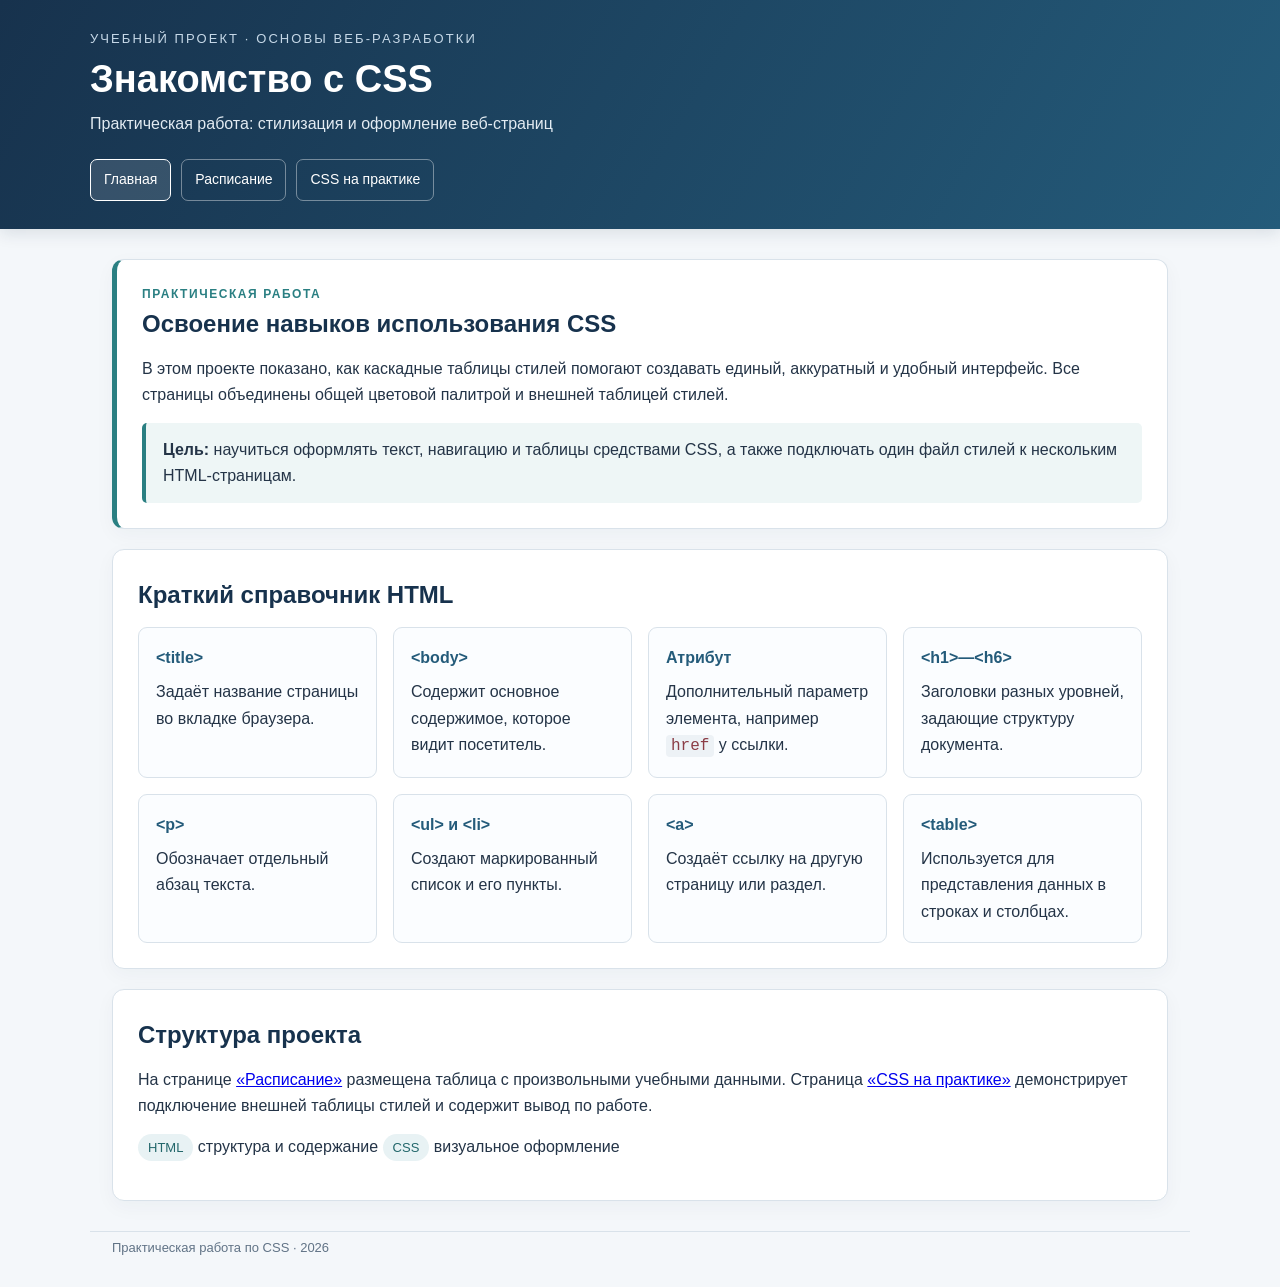
<file: index.html>
<!doctype html>
<html lang="ru">
<head>
  <meta charset="utf-8">
  <meta name="viewport" content="width=device-width, initial-scale=1">
  <title>Практическая работа по CSS — Алексеева Анна</title>
  <link rel="stylesheet" href="style.css">
</head>
<body>
  <header>
    <div class="brand">Учебный проект · Основы веб-разработки</div>
    <h1>Знакомство с CSS</h1>
    <p>Практическая работа: стилизация и оформление веб-страниц</p>
    <nav class="nav" aria-label="Основная навигация">
      <a class="active" aria-current="page" href="index.html">Главная</a>
      <a href="index01.html">Расписание</a>
      <a href="index02.html">CSS на практике</a>
    </nav>
  </header>

  <main>
    <section class="hero">
      <div class="eyebrow">Практическая работа</div>
      <h2>Освоение навыков использования CSS</h2>
      <p>В этом проекте показано, как каскадные таблицы стилей помогают создавать единый, аккуратный и удобный интерфейс. Все страницы объединены общей цветовой палитрой и внешней таблицей стилей.</p>
      <div class="note"><b>Цель:</b> научиться оформлять текст, навигацию и таблицы средствами CSS, а также подключать один файл стилей к нескольким HTML-страницам.</div>
    </section>

    <section class="card">
      <h2>Краткий справочник HTML</h2>
      <div class="grid">
        <div class="term"><b>&lt;title&gt;</b><p>Задаёт название страницы во вкладке браузера.</p></div>
        <div class="term"><b>&lt;body&gt;</b><p>Содержит основное содержимое, которое видит посетитель.</p></div>
        <div class="term"><b>Атрибут</b><p>Дополнительный параметр элемента, например <code>href</code> у ссылки.</p></div>
        <div class="term"><b>&lt;h1&gt;—&lt;h6&gt;</b><p>Заголовки разных уровней, задающие структуру документа.</p></div>
        <div class="term"><b>&lt;p&gt;</b><p>Обозначает отдельный абзац текста.</p></div>
        <div class="term"><b>&lt;ul&gt; и &lt;li&gt;</b><p>Создают маркированный список и его пункты.</p></div>
        <div class="term"><b>&lt;a&gt;</b><p>Создаёт ссылку на другую страницу или раздел.</p></div>
        <div class="term"><b>&lt;table&gt;</b><p>Используется для представления данных в строках и столбцах.</p></div>
      </div>
    </section>

    <section class="card">
      <h2>Структура проекта</h2>
      <p>На странице <a href="index01.html">«Расписание»</a> размещена таблица с произвольными учебными данными. Страница <a href="index02.html">«CSS на практике»</a> демонстрирует подключение внешней таблицы стилей и содержит вывод по работе.</p>
      <p><span class="pill">HTML</span> структура и содержание <span class="pill">CSS</span> визуальное оформление</p>
    </section>
  </main>

  <footer class="footer">Практическая работа по CSS · 2026</footer>
</body>
</html>
</file>
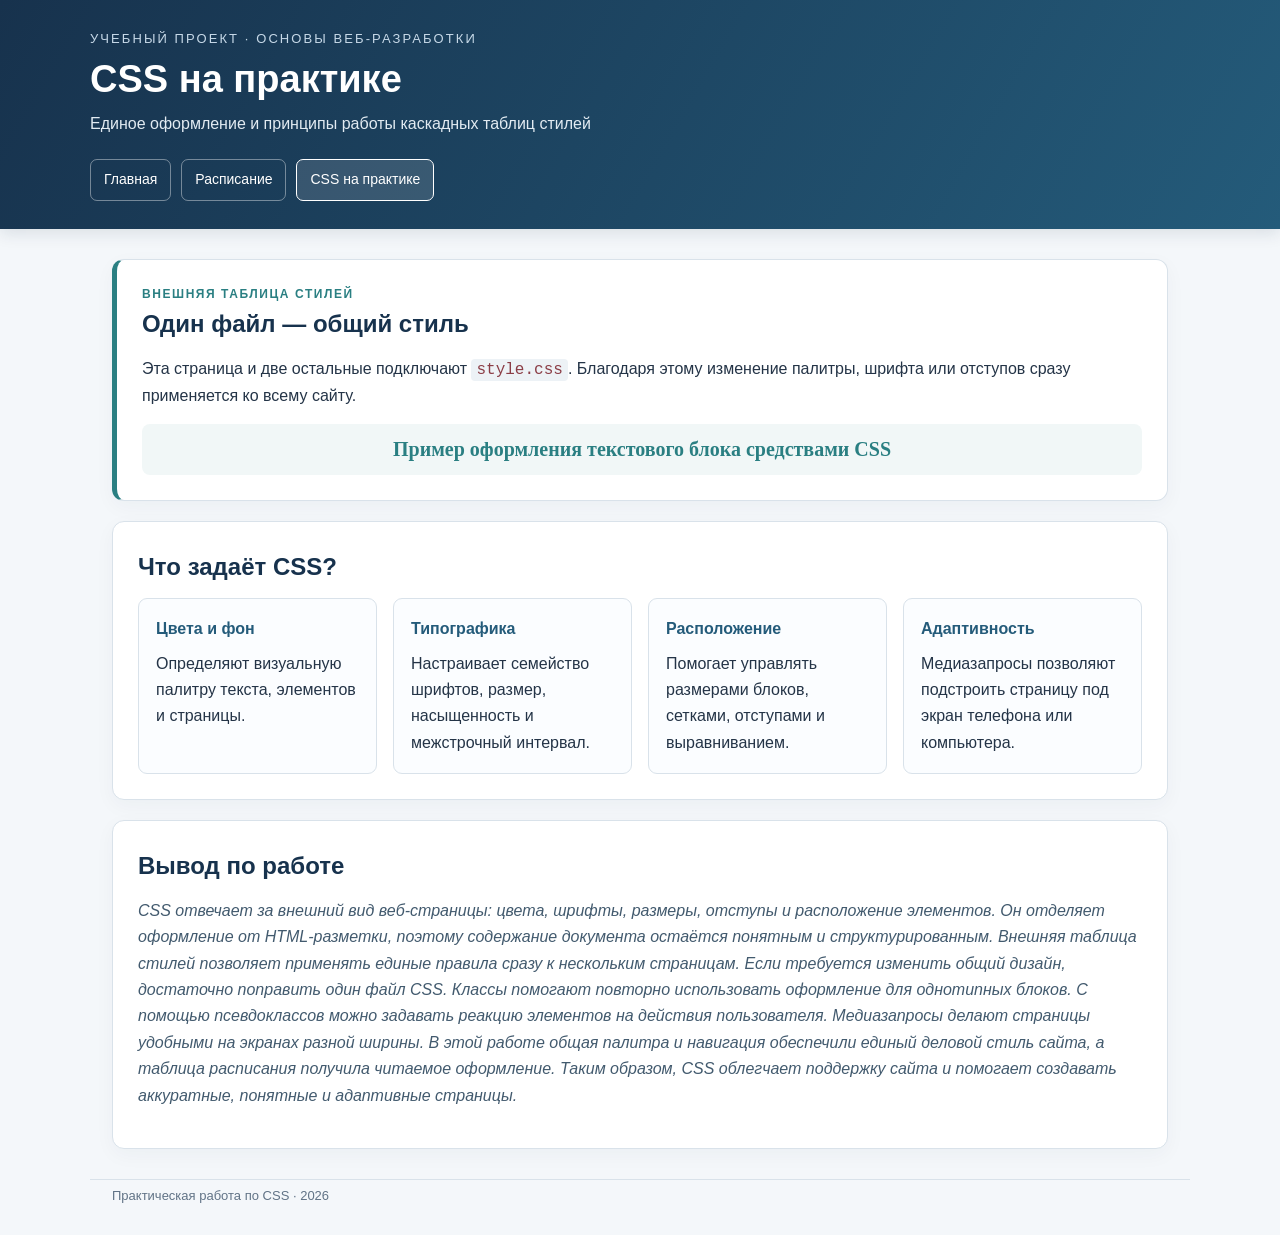
<file: index02.html>
<!doctype html>
<html lang="ru">
<head>
  <meta charset="utf-8">
  <meta name="viewport" content="width=device-width, initial-scale=1">
  <title>CSS на практике — Алексеева Анна</title>
  <link rel="stylesheet" href="style.css">
</head>
<body>
  <header>
    <div class="brand">Учебный проект · Основы веб-разработки</div>
    <h1>CSS на практике</h1>
    <p>Единое оформление и принципы работы каскадных таблиц стилей</p>
    <nav class="nav" aria-label="Основная навигация">
      <a href="index.html">Главная</a>
      <a href="index01.html">Расписание</a>
      <a class="active" aria-current="page" href="index02.html">CSS на практике</a>
    </nav>
  </header>

  <main>
    <section class="hero">
      <div class="eyebrow">Внешняя таблица стилей</div>
      <h2>Один файл — общий стиль</h2>
      <p>Эта страница и две остальные подключают <code>style.css</code>. Благодаря этому изменение палитры, шрифта или отступов сразу применяется ко всему сайту.</p>
      <div class="demo">Пример оформления текстового блока средствами CSS</div>
    </section>

    <section class="card">
      <h2>Что задаёт CSS?</h2>
      <div class="grid">
        <div class="term"><b>Цвета и фон</b><p>Определяют визуальную палитру текста, элементов и страницы.</p></div>
        <div class="term"><b>Типографика</b><p>Настраивает семейство шрифтов, размер, насыщенность и межстрочный интервал.</p></div>
        <div class="term"><b>Расположение</b><p>Помогает управлять размерами блоков, сетками, отступами и выравниванием.</p></div>
        <div class="term"><b>Адаптивность</b><p>Медиазапросы позволяют подстроить страницу под экран телефона или компьютера.</p></div>
      </div>
    </section>

    <section class="card">
      <h2>Вывод по работе</h2>
      <p class="conclusion">CSS отвечает за внешний вид веб-страницы: цвета, шрифты, размеры, отступы и расположение элементов. Он отделяет оформление от HTML-разметки, поэтому содержание документа остаётся понятным и структурированным. Внешняя таблица стилей позволяет применять единые правила сразу к нескольким страницам. Если требуется изменить общий дизайн, достаточно поправить один файл CSS. Классы помогают повторно использовать оформление для однотипных блоков. С помощью псевдоклассов можно задавать реакцию элементов на действия пользователя. Медиазапросы делают страницы удобными на экранах разной ширины. В этой работе общая палитра и навигация обеспечили единый деловой стиль сайта, а таблица расписания получила читаемое оформление. Таким образом, CSS облегчает поддержку сайта и помогает создавать аккуратные, понятные и адаптивные страницы.</p>
    </section>
  </main>

  <footer class="footer">Практическая работа по CSS · 2026</footer>
</body>
</html>
</file>
<file: style.css>
/* Общая таблица стилей для трёх страниц практической работы */
:root {
  --navy: #17324d;
  --blue: #245b7a;
  --teal: #2a7f82;
  --paper: #f4f7fa;
  --ink: #243447;
  --muted: #617386;
  --line: #d9e2ea;
  --white: #fff;
  --gold: #e3b55b;
}

* { box-sizing: border-box; }

body {
  margin: 0;
  background: var(--paper);
  color: var(--ink);
  font: 16px/1.65 Arial, sans-serif;
}

header {
  background: linear-gradient(120deg, var(--navy), var(--blue));
  color: var(--white);
  padding: 28px max(24px, calc((100% - 1100px) / 2));
  box-shadow: 0 4px 16px #142d421f;
}

.brand {
  color: #c7d9e8;
  font-size: 13px;
  letter-spacing: .16em;
  text-transform: uppercase;
}

header h1 {
  margin: 8px 0;
  font-size: clamp(25px, 4vw, 38px);
  line-height: 1.2;
}

header > p { margin: 0; color: #e2ebf2; }

.nav {
  display: flex;
  flex-wrap: wrap;
  gap: 10px;
  margin-top: 22px;
}

.nav a {
  border: 1px solid #ffffff66;
  border-radius: 7px;
  padding: 8px 13px;
  color: var(--white);
  font-size: 14px;
  text-decoration: none;
  transition: background-color .18s ease, border-color .18s ease;
}

.nav a:hover,
.nav a:focus-visible,
.nav a.active {
  background: #ffffff20;
  border-color: var(--white);
}

main {
  max-width: 1100px;
  margin: 30px auto;
  padding: 0 22px;
}

.hero,
.card {
  margin-bottom: 20px;
  border: 1px solid var(--line);
  border-radius: 12px;
  padding: 25px;
  background: var(--white);
  box-shadow: 0 6px 20px #18344b0a;
}

.hero { border-left: 5px solid var(--teal); }

h2 {
  margin: 0 0 12px;
  color: var(--navy);
  font-size: 24px;
}

h3 { margin: 0 0 8px; color: var(--blue); }
p { margin: 8px 0 14px; }

.eyebrow {
  color: var(--teal);
  font-size: 12px;
  font-weight: bold;
  letter-spacing: .13em;
  text-transform: uppercase;
}

.grid {
  display: grid;
  grid-template-columns: repeat(auto-fit, minmax(220px, 1fr));
  gap: 16px;
}

.term {
  border: 1px solid var(--line);
  border-radius: 9px;
  padding: 17px;
  background: #fbfdff;
}

.term b { color: var(--blue); }
.term p:last-child { margin-bottom: 0; }

.note {
  border-left: 4px solid var(--teal);
  border-radius: 5px;
  padding: 14px 17px;
  background: #eef6f6;
}

.table-wrap { overflow-x: auto; }

table {
  width: 100%;
  border-collapse: collapse;
  background: var(--white);
}

th,
td {
  padding: 12px 14px;
  border-bottom: 1px solid var(--line);
  text-align: left;
}

th {
  background: var(--navy);
  color: var(--white);
  font-size: 14px;
  white-space: nowrap;
}

tbody tr:nth-child(even) { background: #f3f7fa; }
tbody tr:hover { background: #eaf3f5; }
.day { color: var(--teal); font-weight: bold; white-space: nowrap; }

.pill {
  display: inline-block;
  border-radius: 99px;
  padding: 3px 10px;
  background: #e8f2f4;
  color: #23676b;
  font-size: 13px;
}

code {
  border-radius: 4px;
  padding: 2px 5px;
  background: #edf2f6;
  color: #8b3d46;
}

.demo {
  border-radius: 8px;
  padding: 14px;
  background: #f1f7f7;
  color: var(--teal);
  font: 600 20px Georgia, serif;
  text-align: center;
}

.conclusion { color: #425a6e; font-style: italic; }

/* Иллюстрация добавлена только на страницу «Расписание» */
.schedule-hero {
  display: grid;
  grid-template-columns: minmax(0, 1.15fr) minmax(250px, .85fr);
  align-items: center;
  gap: 24px;
}

.schedule-copy p:last-child { margin-bottom: 0; }

.schedule-photo {
  overflow: hidden;
  margin: 0;
  border: 1px solid var(--line);
  border-radius: 9px;
  background: #f1f7f7;
}

.schedule-photo img {
  display: block;
  width: 100%;
  aspect-ratio: 16 / 10;
  object-fit: cover;
}

.schedule-photo figcaption {
  padding: 8px 12px;
  color: var(--muted);
  font-size: 13px;
}

.footer {
  max-width: 1100px;
  margin: 0 auto;
  border-top: 1px solid var(--line);
  padding: 5px 22px 30px;
  color: var(--muted);
  font-size: 13px;
}

@media (max-width: 700px) {
  .schedule-hero { grid-template-columns: 1fr; gap: 18px; }
  .schedule-photo img { aspect-ratio: 16 / 9; }
}

@media (max-width: 600px) {
  header { padding: 22px; }
  .hero, .card { padding: 19px; }
  th, td { padding: 9px; }
}
</file>
